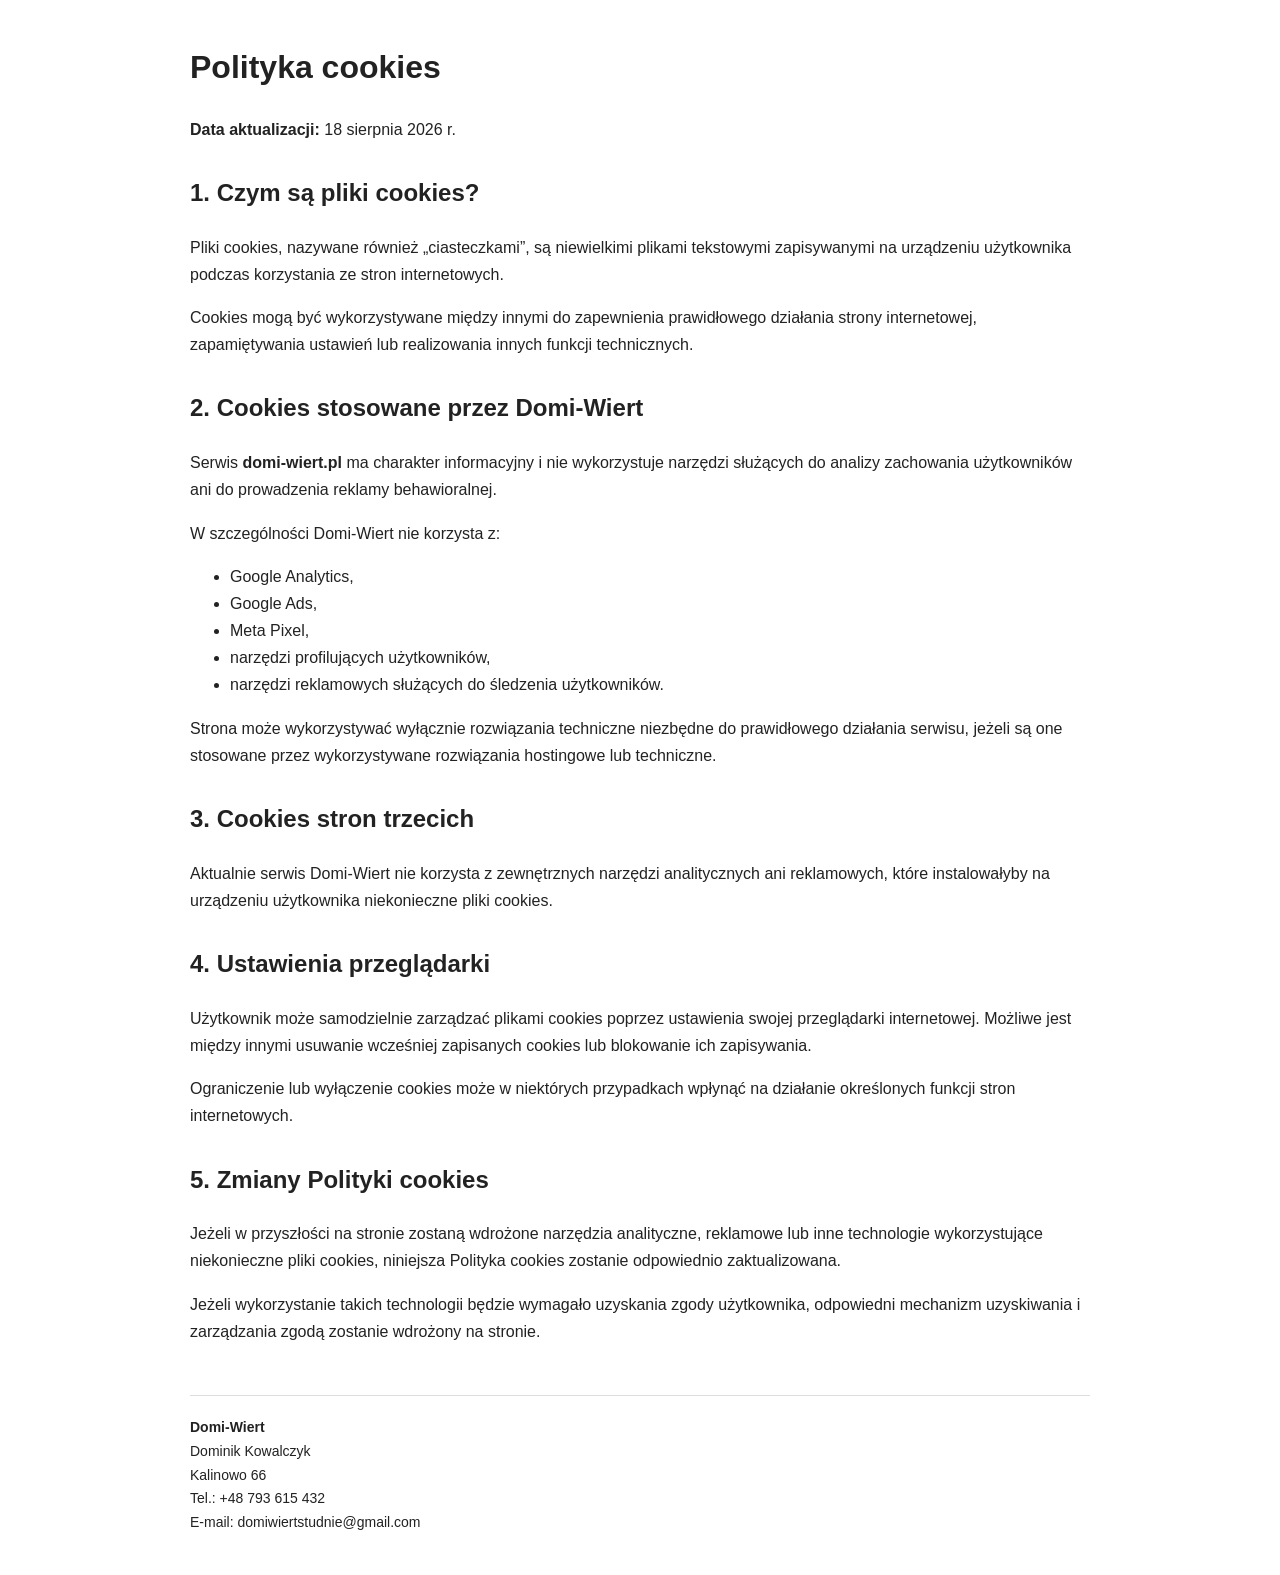
<file: polityka-cookies.html>
<!DOCTYPE html>

<html lang="pl">
<head>
    <meta charset="UTF-8">
    <meta name="viewport" content="width=device-width, initial-scale=1.0">
    <title>Polityka cookies - Domi-Wiert</title>
    <style>
        body {
            font-family: Arial, sans-serif;
            line-height: 1.7;
            max-width: 900px;
            margin: 40px auto;
            padding: 0 20px;
            color: #222;
        }
        h1, h2 { color: #222; }
        h2 { margin-top: 30px; }
        footer {
            margin-top: 50px;
            padding-top: 20px;
            border-top: 1px solid #ddd;
            font-size: 14px;
        }
    </style>
</head>
<body>

<h1>Polityka cookies</h1>

<p><strong>Data aktualizacji:</strong> 18 sierpnia 2026 r.</p>

<h2>1. Czym są pliki cookies?</h2>

<p>
Pliki cookies, nazywane również „ciasteczkami”, są niewielkimi plikami
tekstowymi zapisywanymi na urządzeniu użytkownika podczas korzystania
ze stron internetowych.
</p>

<p>
Cookies mogą być wykorzystywane między innymi do zapewnienia prawidłowego
działania strony internetowej, zapamiętywania ustawień lub realizowania
innych funkcji technicznych.
</p>

<h2>2. Cookies stosowane przez Domi-Wiert</h2>

<p>
Serwis <strong>domi-wiert.pl</strong> ma charakter informacyjny i nie
wykorzystuje narzędzi służących do analizy zachowania użytkowników
ani do prowadzenia reklamy behawioralnej.
</p>

<p>
W szczególności Domi-Wiert nie korzysta z:
</p>

<ul>
    <li>Google Analytics,</li>
    <li>Google Ads,</li>
    <li>Meta Pixel,</li>
    <li>narzędzi profilujących użytkowników,</li>
    <li>narzędzi reklamowych służących do śledzenia użytkowników.</li>
</ul>

<p>
Strona może wykorzystywać wyłącznie rozwiązania techniczne niezbędne
do prawidłowego działania serwisu, jeżeli są one stosowane przez
wykorzystywane rozwiązania hostingowe lub techniczne.
</p>

<h2>3. Cookies stron trzecich</h2>

<p>
Aktualnie serwis Domi-Wiert nie korzysta z zewnętrznych narzędzi
analitycznych ani reklamowych, które instalowałyby na urządzeniu
użytkownika niekonieczne pliki cookies.
</p>

<h2>4. Ustawienia przeglądarki</h2>

<p>
Użytkownik może samodzielnie zarządzać plikami cookies poprzez ustawienia
swojej przeglądarki internetowej. Możliwe jest między innymi usuwanie
wcześniej zapisanych cookies lub blokowanie ich zapisywania.
</p>

<p>
Ograniczenie lub wyłączenie cookies może w niektórych przypadkach wpłynąć
na działanie określonych funkcji stron internetowych.
</p>

<h2>5. Zmiany Polityki cookies</h2>

<p>
Jeżeli w przyszłości na stronie zostaną wdrożone narzędzia analityczne,
reklamowe lub inne technologie wykorzystujące niekonieczne pliki cookies,
niniejsza Polityka cookies zostanie odpowiednio zaktualizowana.
</p>

<p>
Jeżeli wykorzystanie takich technologii będzie wymagało uzyskania zgody
użytkownika, odpowiedni mechanizm uzyskiwania i zarządzania zgodą zostanie
wdrożony na stronie.
</p>

<footer>
    <strong>Domi-Wiert</strong><br>
    Dominik Kowalczyk<br>
    Kalinowo 66<br>
    Tel.: +48 793 615 432<br>
    E-mail: domiwiertstudnie@gmail.com
</footer>

</body>
</html>
</file>
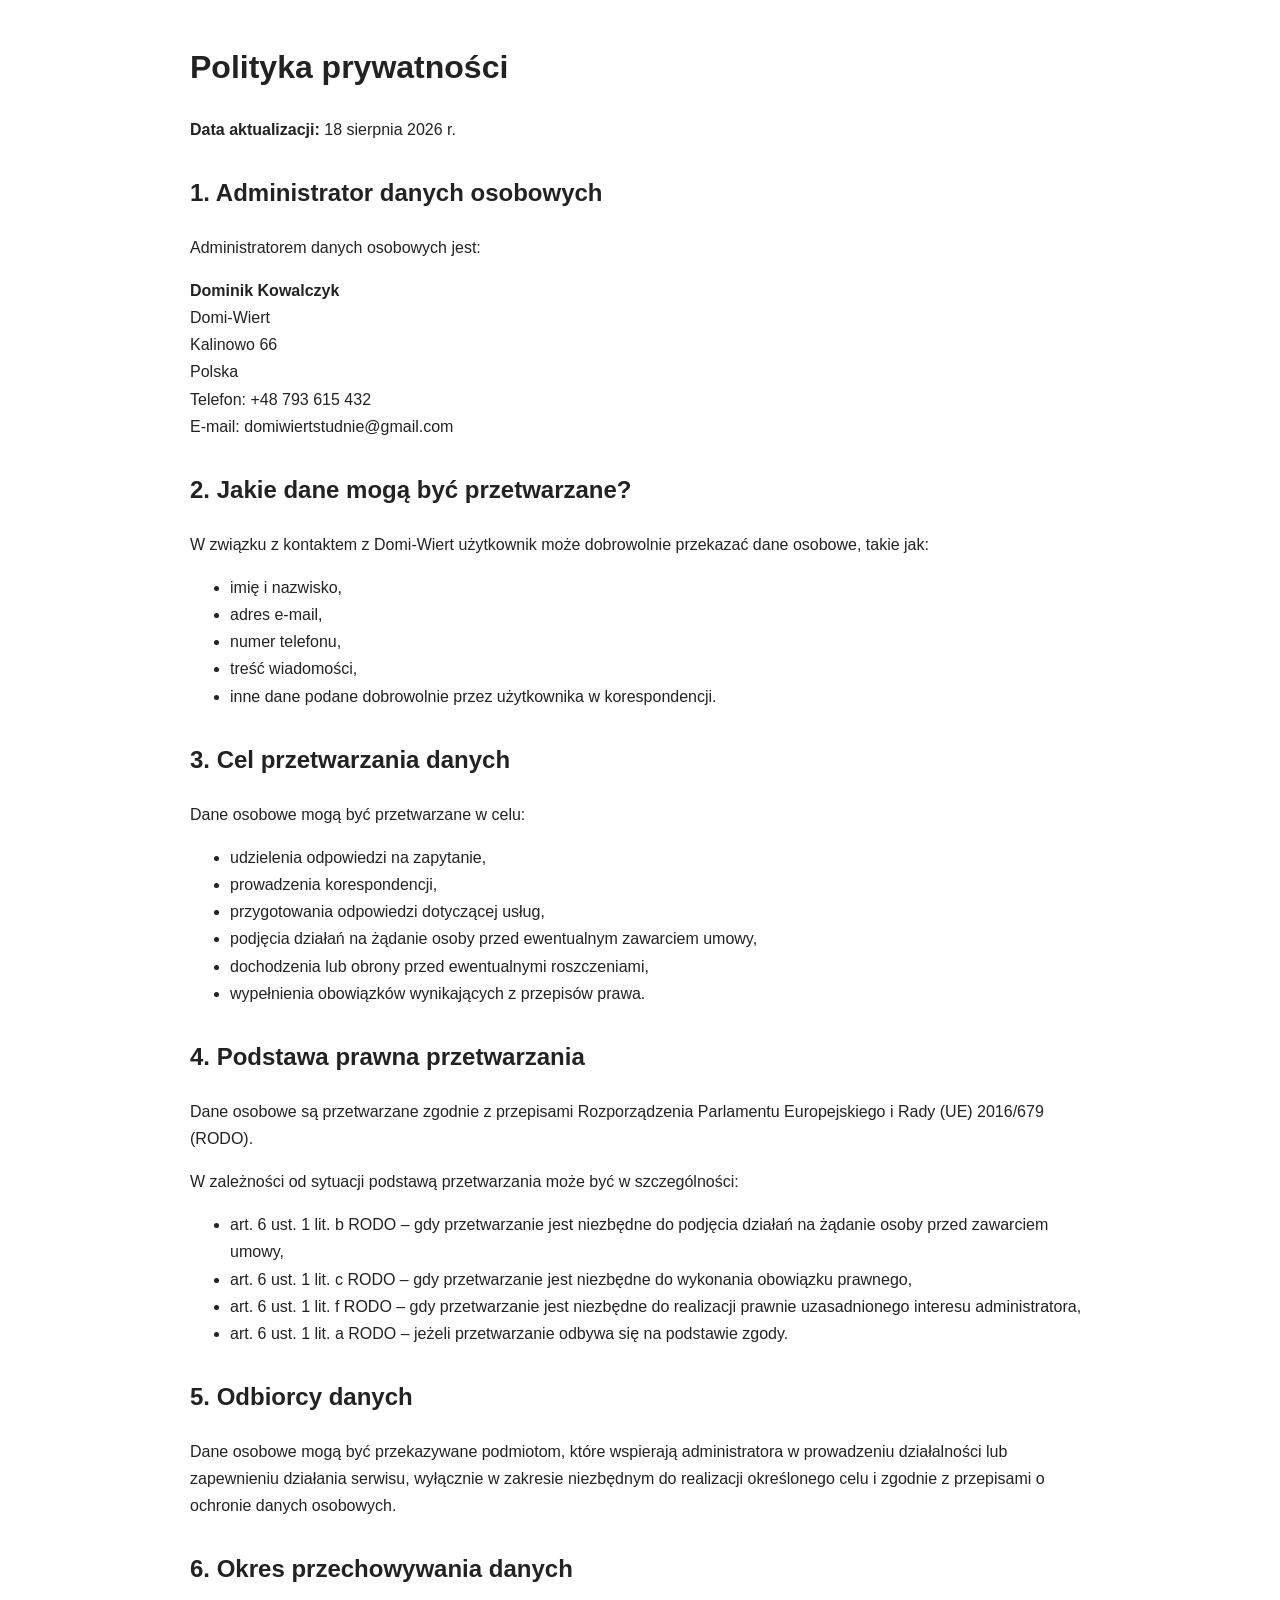
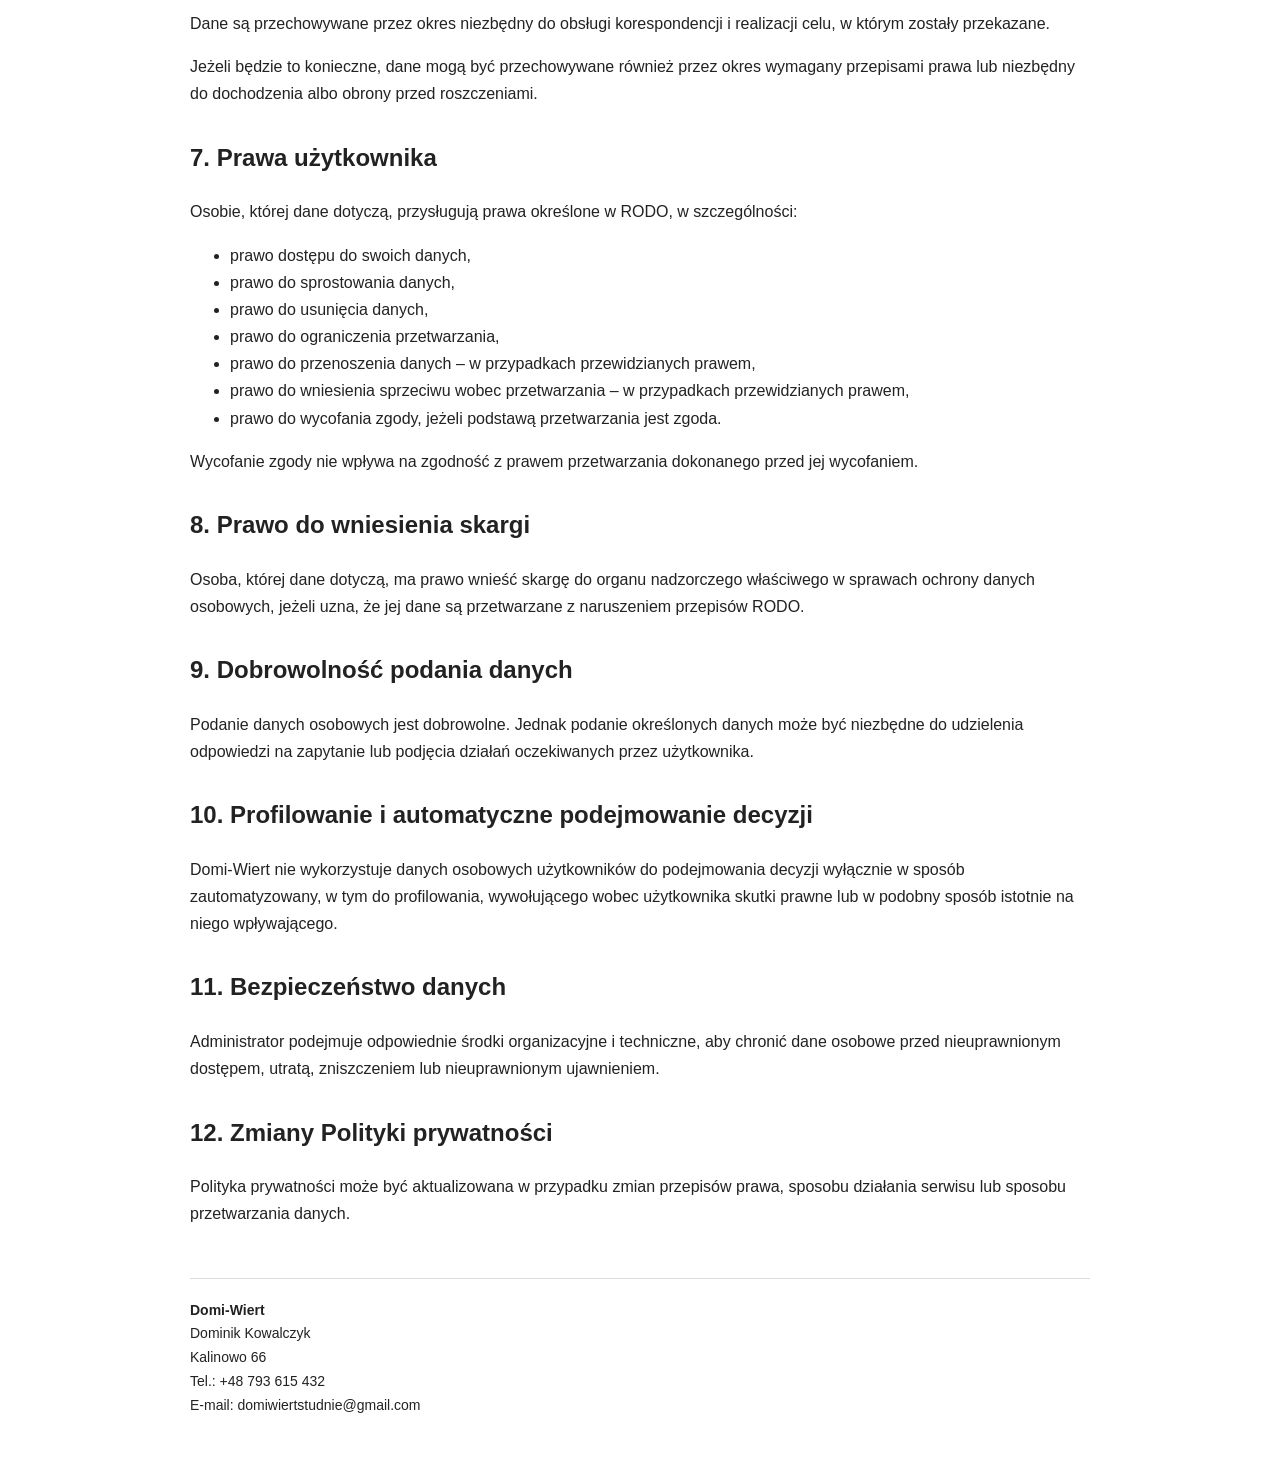
<file: polityka-prywatnosci.html>
<!DOCTYPE html>

<html lang="pl">
<head>
    <meta charset="UTF-8">
    <meta name="viewport" content="width=device-width, initial-scale=1.0">
    <title>Polityka prywatności - Domi-Wiert</title>
    <style>
        body {
            font-family: Arial, sans-serif;
            line-height: 1.7;
            max-width: 900px;
            margin: 40px auto;
            padding: 0 20px;
            color: #222;
        }
        h1, h2 { color: #222; }
        h2 { margin-top: 30px; }
        footer {
            margin-top: 50px;
            padding-top: 20px;
            border-top: 1px solid #ddd;
            font-size: 14px;
        }
    </style>
</head>
<body>

<h1>Polityka prywatności</h1>

<p><strong>Data aktualizacji:</strong> 18 sierpnia 2026 r.</p>

<h2>1. Administrator danych osobowych</h2>

<p>
Administratorem danych osobowych jest:
</p>

<p>
<strong>Dominik Kowalczyk</strong><br>
Domi-Wiert<br>
Kalinowo 66<br>
Polska<br>
Telefon: +48 793 615 432<br>
E-mail: domiwiertstudnie@gmail.com
</p>

<h2>2. Jakie dane mogą być przetwarzane?</h2>

<p>
W związku z kontaktem z Domi-Wiert użytkownik może dobrowolnie przekazać
dane osobowe, takie jak:
</p>

<ul>
    <li>imię i nazwisko,</li>
    <li>adres e-mail,</li>
    <li>numer telefonu,</li>
    <li>treść wiadomości,</li>
    <li>inne dane podane dobrowolnie przez użytkownika w korespondencji.</li>
</ul>

<h2>3. Cel przetwarzania danych</h2>

<p>
Dane osobowe mogą być przetwarzane w celu:
</p>

<ul>
    <li>udzielenia odpowiedzi na zapytanie,</li>
    <li>prowadzenia korespondencji,</li>
    <li>przygotowania odpowiedzi dotyczącej usług,</li>
    <li>podjęcia działań na żądanie osoby przed ewentualnym zawarciem umowy,</li>
    <li>dochodzenia lub obrony przed ewentualnymi roszczeniami,</li>
    <li>wypełnienia obowiązków wynikających z przepisów prawa.</li>
</ul>

<h2>4. Podstawa prawna przetwarzania</h2>

<p>
Dane osobowe są przetwarzane zgodnie z przepisami Rozporządzenia Parlamentu
Europejskiego i Rady (UE) 2016/679 (RODO).
</p>

<p>
W zależności od sytuacji podstawą przetwarzania może być w szczególności:
</p>

<ul>
    <li>art. 6 ust. 1 lit. b RODO – gdy przetwarzanie jest niezbędne do podjęcia działań na żądanie osoby przed zawarciem umowy,</li>
    <li>art. 6 ust. 1 lit. c RODO – gdy przetwarzanie jest niezbędne do wykonania obowiązku prawnego,</li>
    <li>art. 6 ust. 1 lit. f RODO – gdy przetwarzanie jest niezbędne do realizacji prawnie uzasadnionego interesu administratora,</li>
    <li>art. 6 ust. 1 lit. a RODO – jeżeli przetwarzanie odbywa się na podstawie zgody.</li>
</ul>

<h2>5. Odbiorcy danych</h2>

<p>
Dane osobowe mogą być przekazywane podmiotom, które wspierają administratora
w prowadzeniu działalności lub zapewnieniu działania serwisu, wyłącznie
w zakresie niezbędnym do realizacji określonego celu i zgodnie z przepisami
o ochronie danych osobowych.
</p>

<h2>6. Okres przechowywania danych</h2>

<p>
Dane są przechowywane przez okres niezbędny do obsługi korespondencji
i realizacji celu, w którym zostały przekazane.
</p>

<p>
Jeżeli będzie to konieczne, dane mogą być przechowywane również przez okres
wymagany przepisami prawa lub niezbędny do dochodzenia albo obrony
przed roszczeniami.
</p>

<h2>7. Prawa użytkownika</h2>

<p>
Osobie, której dane dotyczą, przysługują prawa określone w RODO,
w szczególności:
</p>

<ul>
    <li>prawo dostępu do swoich danych,</li>
    <li>prawo do sprostowania danych,</li>
    <li>prawo do usunięcia danych,</li>
    <li>prawo do ograniczenia przetwarzania,</li>
    <li>prawo do przenoszenia danych – w przypadkach przewidzianych prawem,</li>
    <li>prawo do wniesienia sprzeciwu wobec przetwarzania – w przypadkach przewidzianych prawem,</li>
    <li>prawo do wycofania zgody, jeżeli podstawą przetwarzania jest zgoda.</li>
</ul>

<p>
Wycofanie zgody nie wpływa na zgodność z prawem przetwarzania dokonanego
przed jej wycofaniem.
</p>

<h2>8. Prawo do wniesienia skargi</h2>

<p>
Osoba, której dane dotyczą, ma prawo wnieść skargę do organu nadzorczego
właściwego w sprawach ochrony danych osobowych, jeżeli uzna, że jej dane
są przetwarzane z naruszeniem przepisów RODO.
</p>

<h2>9. Dobrowolność podania danych</h2>

<p>
Podanie danych osobowych jest dobrowolne. Jednak podanie określonych danych
może być niezbędne do udzielenia odpowiedzi na zapytanie lub podjęcia
działań oczekiwanych przez użytkownika.
</p>

<h2>10. Profilowanie i automatyczne podejmowanie decyzji</h2>

<p>
Domi-Wiert nie wykorzystuje danych osobowych użytkowników do podejmowania
decyzji wyłącznie w sposób zautomatyzowany, w tym do profilowania,
wywołującego wobec użytkownika skutki prawne lub w podobny sposób istotnie
na niego wpływającego.
</p>

<h2>11. Bezpieczeństwo danych</h2>

<p>
Administrator podejmuje odpowiednie środki organizacyjne i techniczne,
aby chronić dane osobowe przed nieuprawnionym dostępem, utratą,
zniszczeniem lub nieuprawnionym ujawnieniem.
</p>

<h2>12. Zmiany Polityki prywatności</h2>

<p>
Polityka prywatności może być aktualizowana w przypadku zmian przepisów
prawa, sposobu działania serwisu lub sposobu przetwarzania danych.
</p>

<footer>
    <strong>Domi-Wiert</strong><br>
    Dominik Kowalczyk<br>
    Kalinowo 66<br>
    Tel.: +48 793 615 432<br>
    E-mail: domiwiertstudnie@gmail.com
</footer>

</body>
</html>
</file>
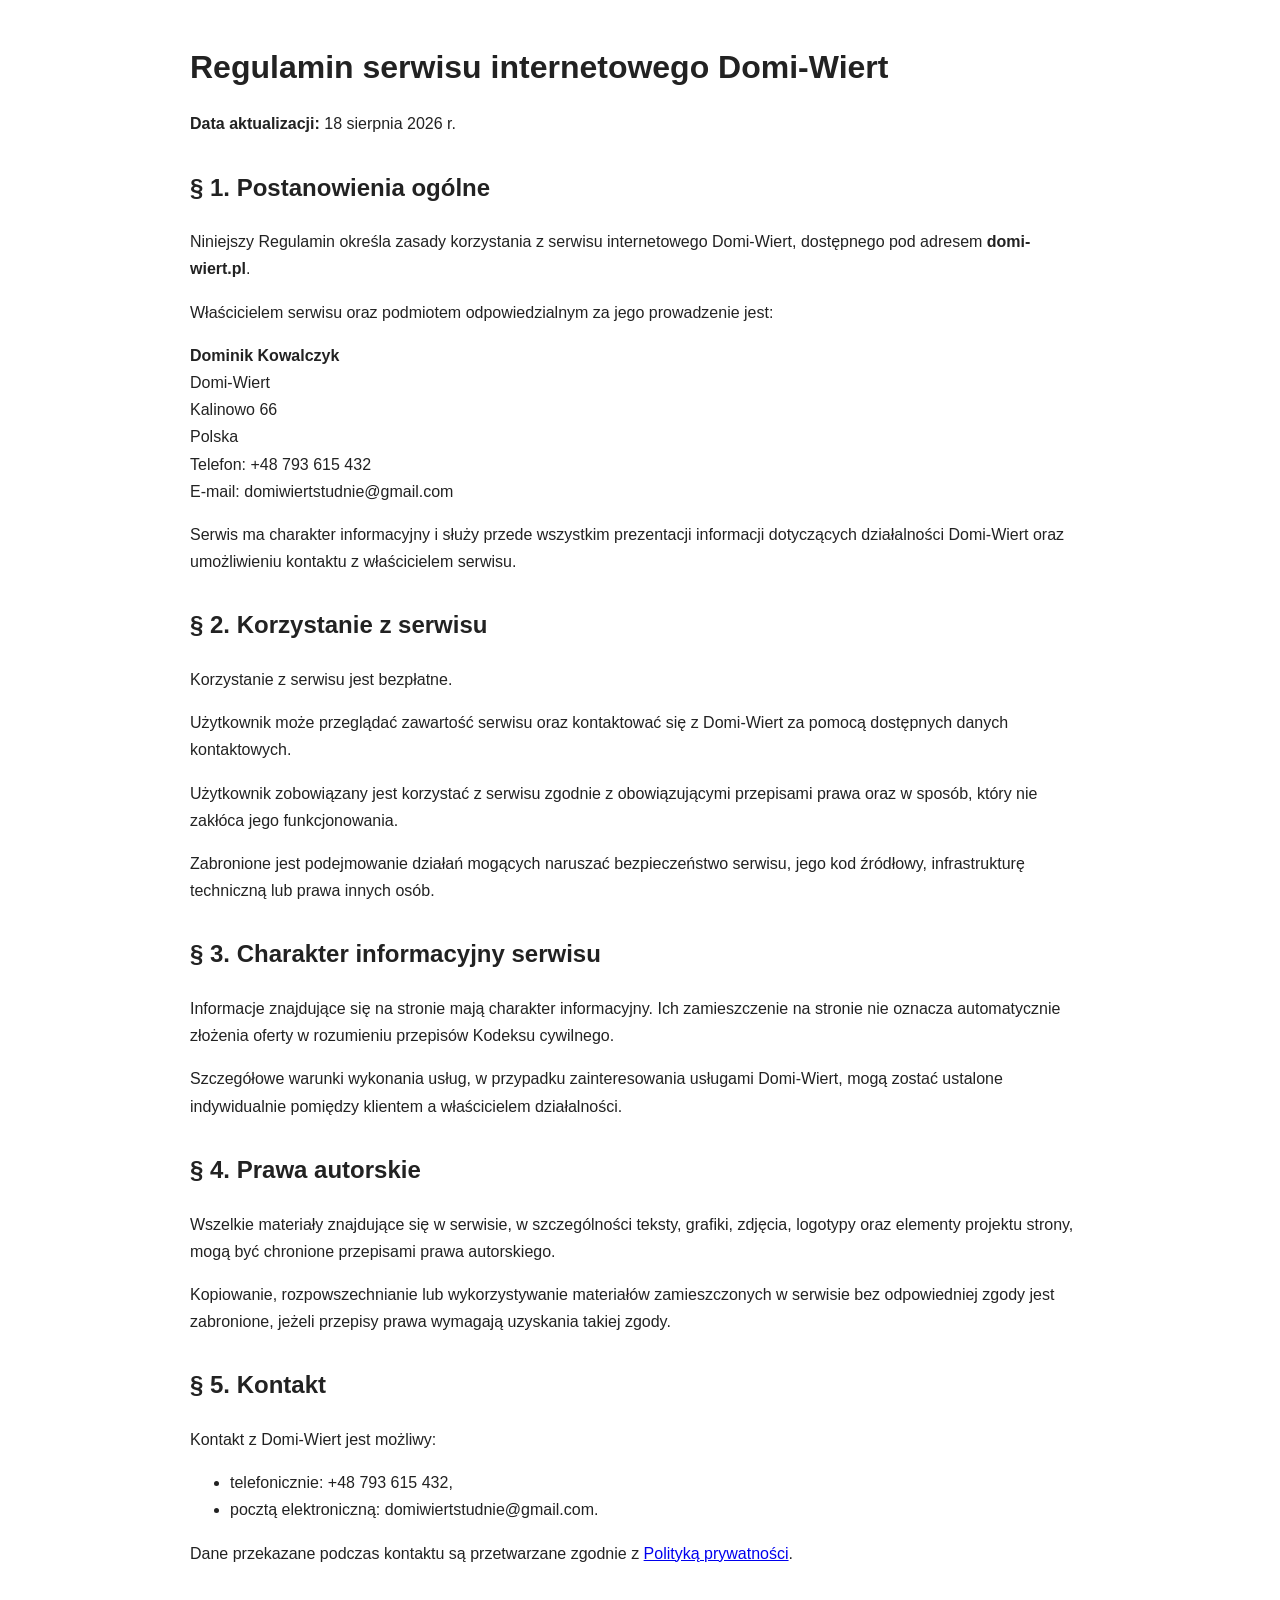
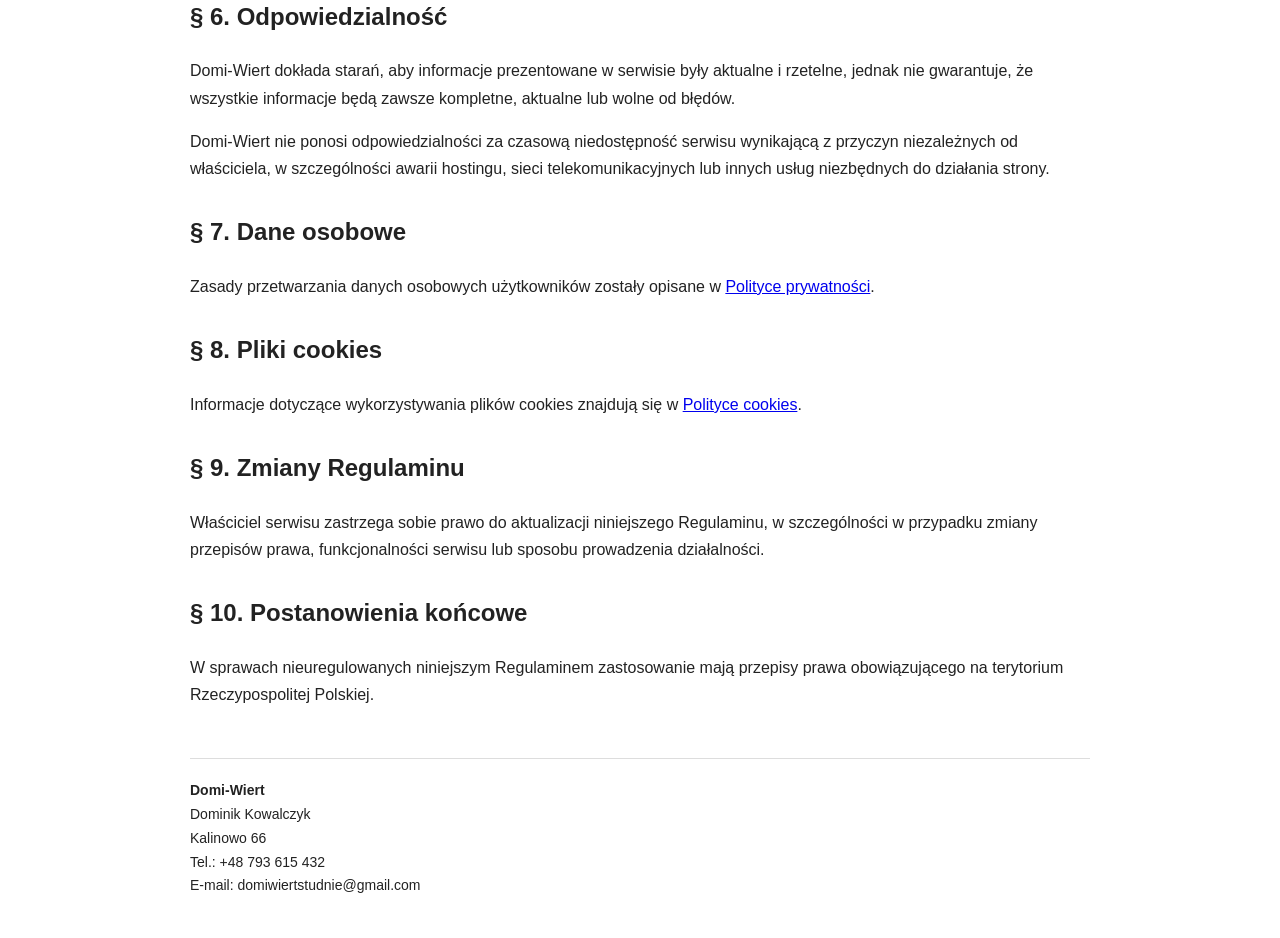
<file: regulamin.html>
<!DOCTYPE html>

<html lang="pl">
<head>
    <meta charset="UTF-8">
    <meta name="viewport" content="width=device-width, initial-scale=1.0">
    <title>Regulamin - Domi-Wiert</title>
    <style>
        body {
            font-family: Arial, sans-serif;
            line-height: 1.7;
            max-width: 900px;
            margin: 40px auto;
            padding: 0 20px;
            color: #222;
        }
        h1, h2 { color: #222; }
        h1 { margin-bottom: 10px; }
        h2 { margin-top: 30px; }
        footer {
            margin-top: 50px;
            padding-top: 20px;
            border-top: 1px solid #ddd;
            font-size: 14px;
        }
    </style>
</head>
<body>

<h1>Regulamin serwisu internetowego Domi-Wiert</h1>

<p><strong>Data aktualizacji:</strong> 18 sierpnia 2026 r.</p>

<h2>§ 1. Postanowienia ogólne</h2>

<p>
Niniejszy Regulamin określa zasady korzystania z serwisu internetowego
Domi-Wiert, dostępnego pod adresem <strong>domi-wiert.pl</strong>.
</p>

<p>
Właścicielem serwisu oraz podmiotem odpowiedzialnym za jego prowadzenie jest:
</p>

<p>
<strong>Dominik Kowalczyk</strong><br>
Domi-Wiert<br>
Kalinowo 66<br>
Polska<br>
Telefon: +48 793 615 432<br>
E-mail: domiwiertstudnie@gmail.com
</p>

<p>
Serwis ma charakter informacyjny i służy przede wszystkim prezentacji
informacji dotyczących działalności Domi-Wiert oraz umożliwieniu kontaktu
z właścicielem serwisu.
</p>

<h2>§ 2. Korzystanie z serwisu</h2>

<p>
Korzystanie z serwisu jest bezpłatne.
</p>

<p>
Użytkownik może przeglądać zawartość serwisu oraz kontaktować się
z Domi-Wiert za pomocą dostępnych danych kontaktowych.
</p>

<p>
Użytkownik zobowiązany jest korzystać z serwisu zgodnie z obowiązującymi
przepisami prawa oraz w sposób, który nie zakłóca jego funkcjonowania.
</p>

<p>
Zabronione jest podejmowanie działań mogących naruszać bezpieczeństwo
serwisu, jego kod źródłowy, infrastrukturę techniczną lub prawa innych osób.
</p>

<h2>§ 3. Charakter informacyjny serwisu</h2>

<p>
Informacje znajdujące się na stronie mają charakter informacyjny.
Ich zamieszczenie na stronie nie oznacza automatycznie złożenia oferty
w rozumieniu przepisów Kodeksu cywilnego.
</p>

<p>
Szczegółowe warunki wykonania usług, w przypadku zainteresowania usługami
Domi-Wiert, mogą zostać ustalone indywidualnie pomiędzy klientem
a właścicielem działalności.
</p>

<h2>§ 4. Prawa autorskie</h2>

<p>
Wszelkie materiały znajdujące się w serwisie, w szczególności teksty,
grafiki, zdjęcia, logotypy oraz elementy projektu strony, mogą być chronione
przepisami prawa autorskiego.
</p>

<p>
Kopiowanie, rozpowszechnianie lub wykorzystywanie materiałów zamieszczonych
w serwisie bez odpowiedniej zgody jest zabronione, jeżeli przepisy prawa
wymagają uzyskania takiej zgody.
</p>

<h2>§ 5. Kontakt</h2>

<p>
Kontakt z Domi-Wiert jest możliwy:
</p>

<ul>
    <li>telefonicznie: +48 793 615 432,</li>
    <li>pocztą elektroniczną: domiwiertstudnie@gmail.com.</li>
</ul>

<p>
Dane przekazane podczas kontaktu są przetwarzane zgodnie z
<a href="polityka-prywatnosci.html">Polityką prywatności</a>.
</p>

<h2>§ 6. Odpowiedzialność</h2>

<p>
Domi-Wiert dokłada starań, aby informacje prezentowane w serwisie były
aktualne i rzetelne, jednak nie gwarantuje, że wszystkie informacje będą
zawsze kompletne, aktualne lub wolne od błędów.
</p>

<p>
Domi-Wiert nie ponosi odpowiedzialności za czasową niedostępność serwisu
wynikającą z przyczyn niezależnych od właściciela, w szczególności awarii
hostingu, sieci telekomunikacyjnych lub innych usług niezbędnych do działania
strony.
</p>

<h2>§ 7. Dane osobowe</h2>

<p>
Zasady przetwarzania danych osobowych użytkowników zostały opisane
w <a href="polityka-prywatnosci.html">Polityce prywatności</a>.
</p>

<h2>§ 8. Pliki cookies</h2>

<p>
Informacje dotyczące wykorzystywania plików cookies znajdują się
w <a href="polityka-cookies.html">Polityce cookies</a>.
</p>

<h2>§ 9. Zmiany Regulaminu</h2>

<p>
Właściciel serwisu zastrzega sobie prawo do aktualizacji niniejszego
Regulaminu, w szczególności w przypadku zmiany przepisów prawa,
funkcjonalności serwisu lub sposobu prowadzenia działalności.
</p>

<h2>§ 10. Postanowienia końcowe</h2>

<p>
W sprawach nieuregulowanych niniejszym Regulaminem zastosowanie mają
przepisy prawa obowiązującego na terytorium Rzeczypospolitej Polskiej.
</p>

<footer>
    <strong>Domi-Wiert</strong><br>
    Dominik Kowalczyk<br>
    Kalinowo 66<br>
    Tel.: +48 793 615 432<br>
    E-mail: domiwiertstudnie@gmail.com
</footer>

</body>
</html>
</file>
